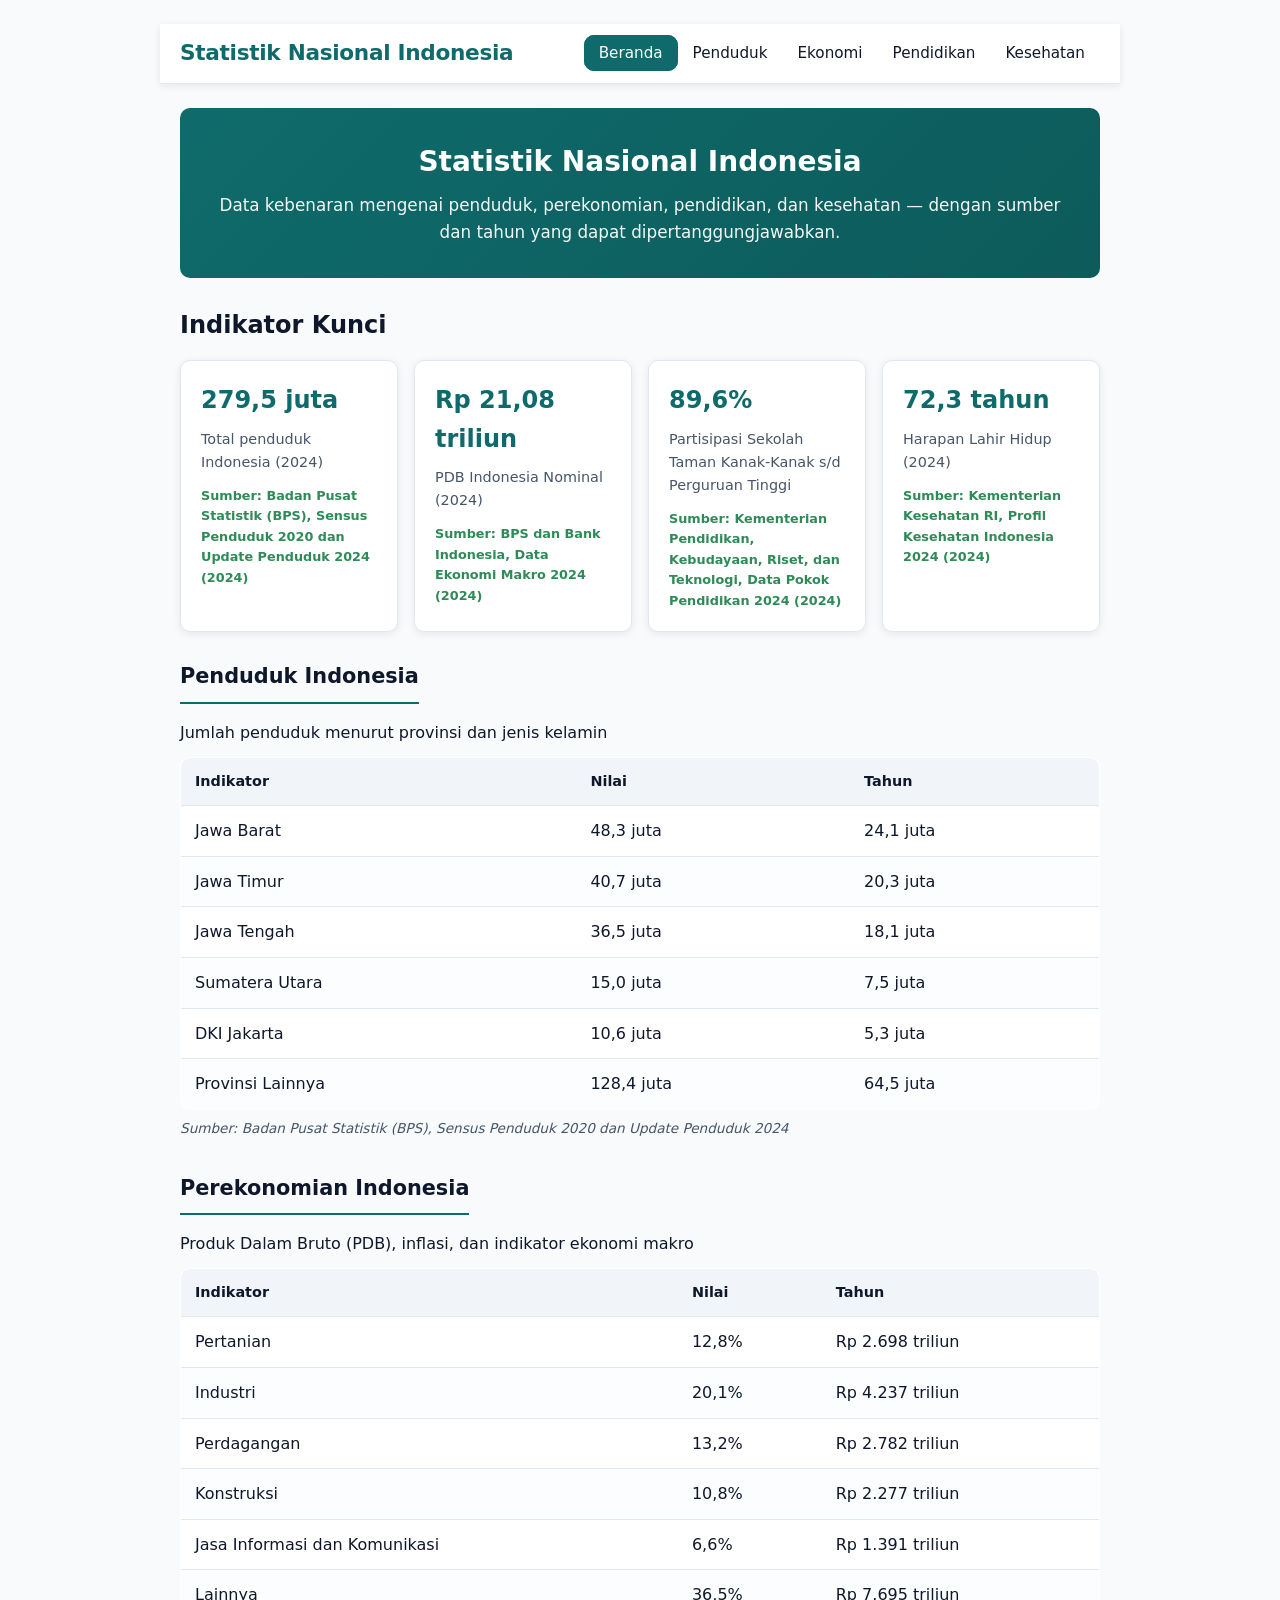
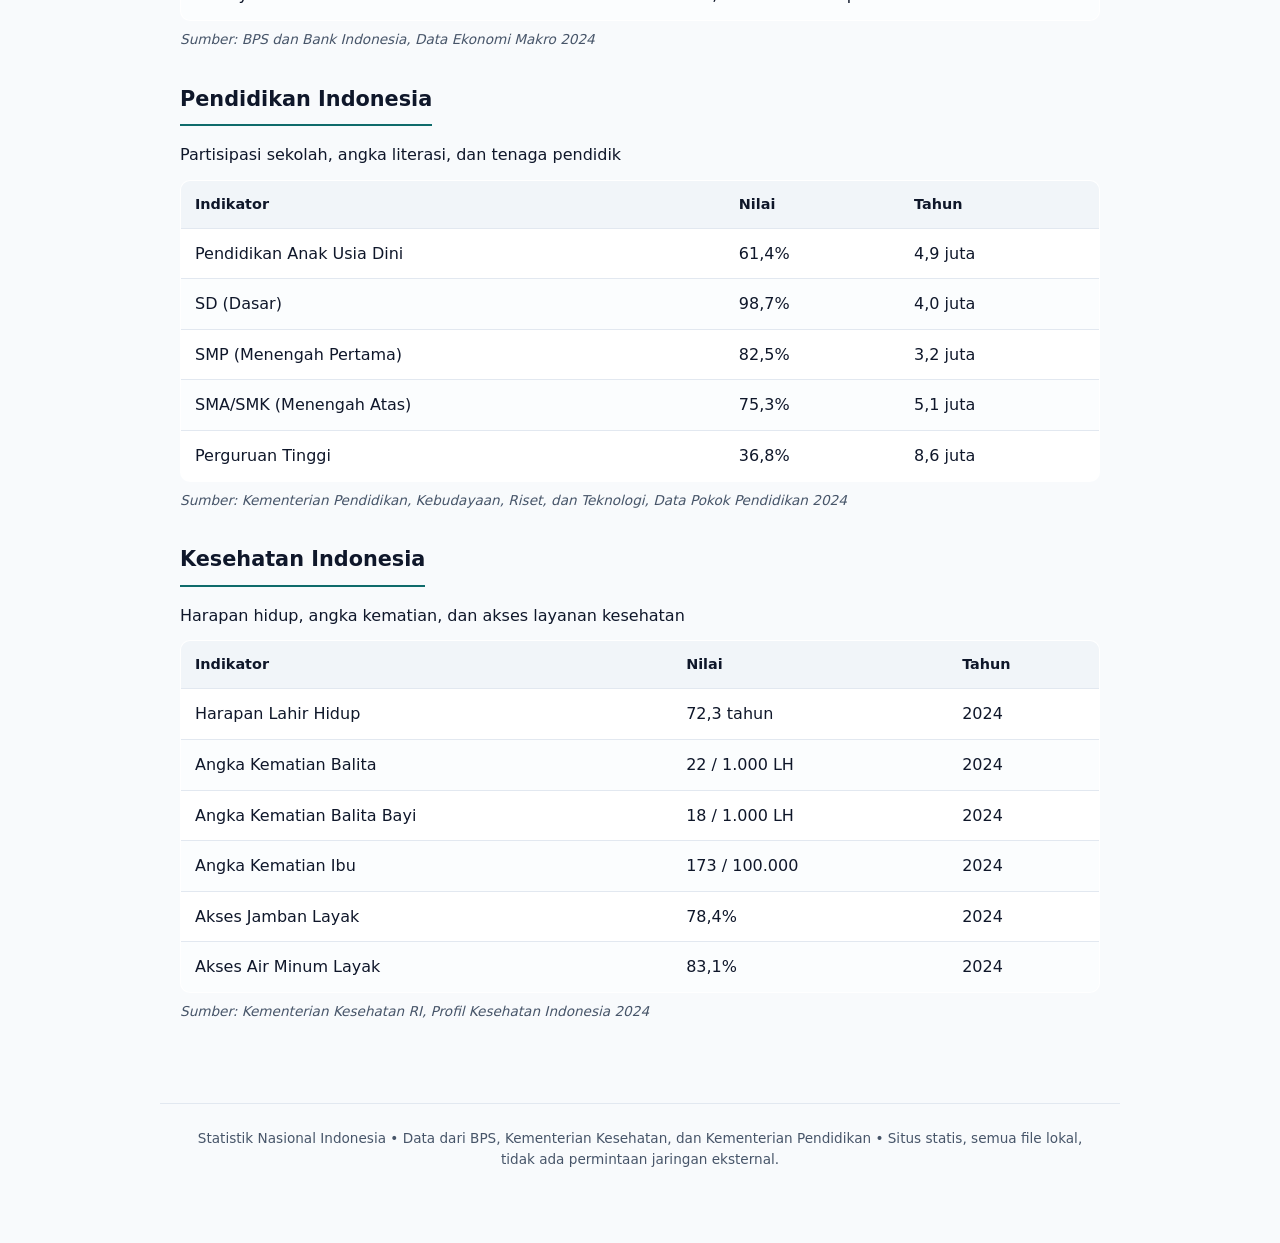
<file: app/index.html>
<!doctype html>
<html lang="id">
<head>
<meta charset="utf-8">
<meta name="viewport" content="width=device-width, initial-scale=1">
<title>Statistik Nasional Indonesia</title>
<link rel="stylesheet" href="style.css">
<script type="module" src="main.js"></script>
</head>
<body>
<main id="app"></main>
</body>
</html>
</file>
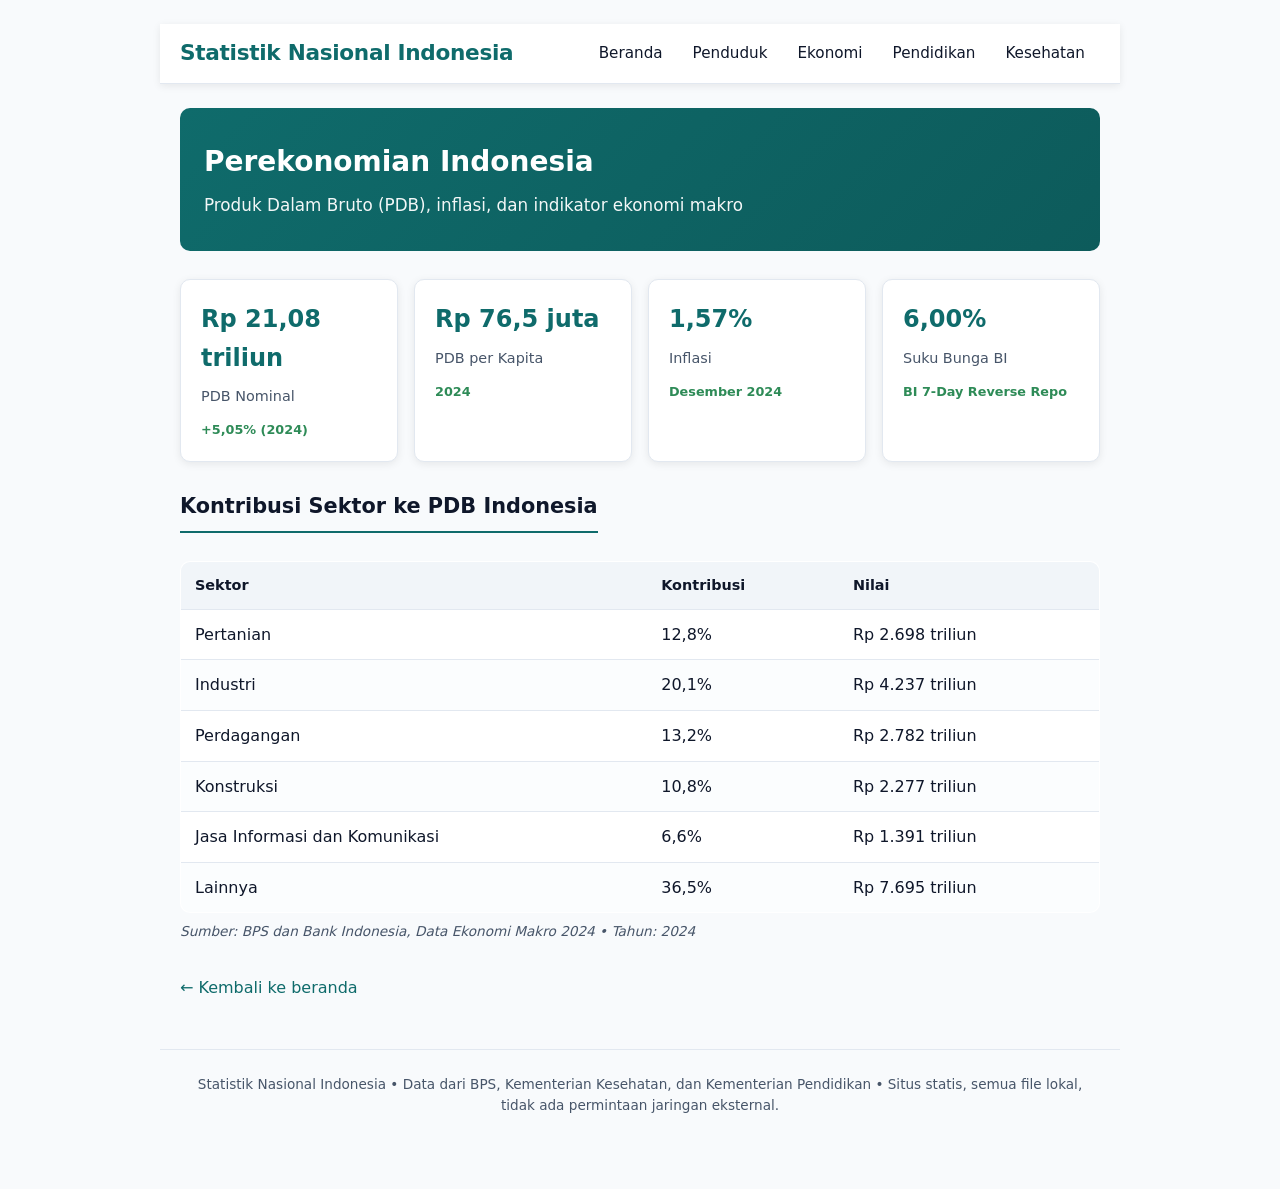
<file: app/economy.html>
<!doctype html>
<html lang="id">
<head>
<meta charset="utf-8">
<meta name="viewport" content="width=device-width, initial-scale=1">
<title>Ekonomi | Statistik Nasional Indonesia</title>
<link rel="stylesheet" href="style.css">
<script type="module" src="main.js"></script>
</head>
<body>
<main id="app"></main>
</body>
</html>
</file>
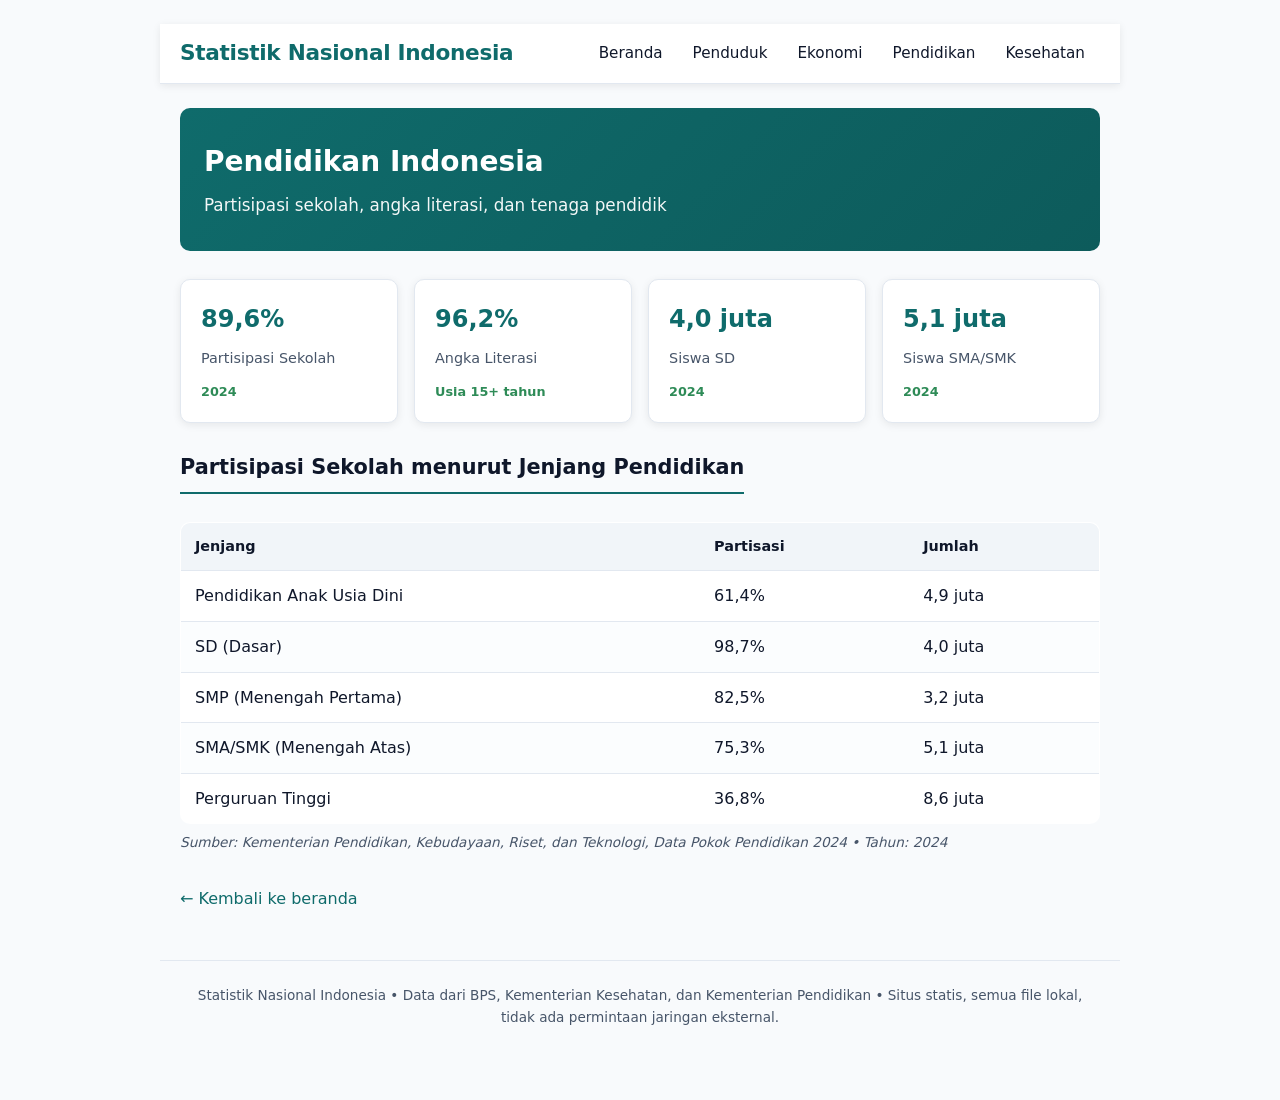
<file: app/education.html>
<!doctype html>
<html lang="id">
<head>
<meta charset="utf-8">
<meta name="viewport" content="width=device-width, initial-scale=1">
<title>Pendidikan | Statistik Nasional Indonesia</title>
<link rel="stylesheet" href="style.css">
<script type="module" src="main.js"></script>
</head>
<body>
<main id="app"></main>
</body>
</html>
</file>
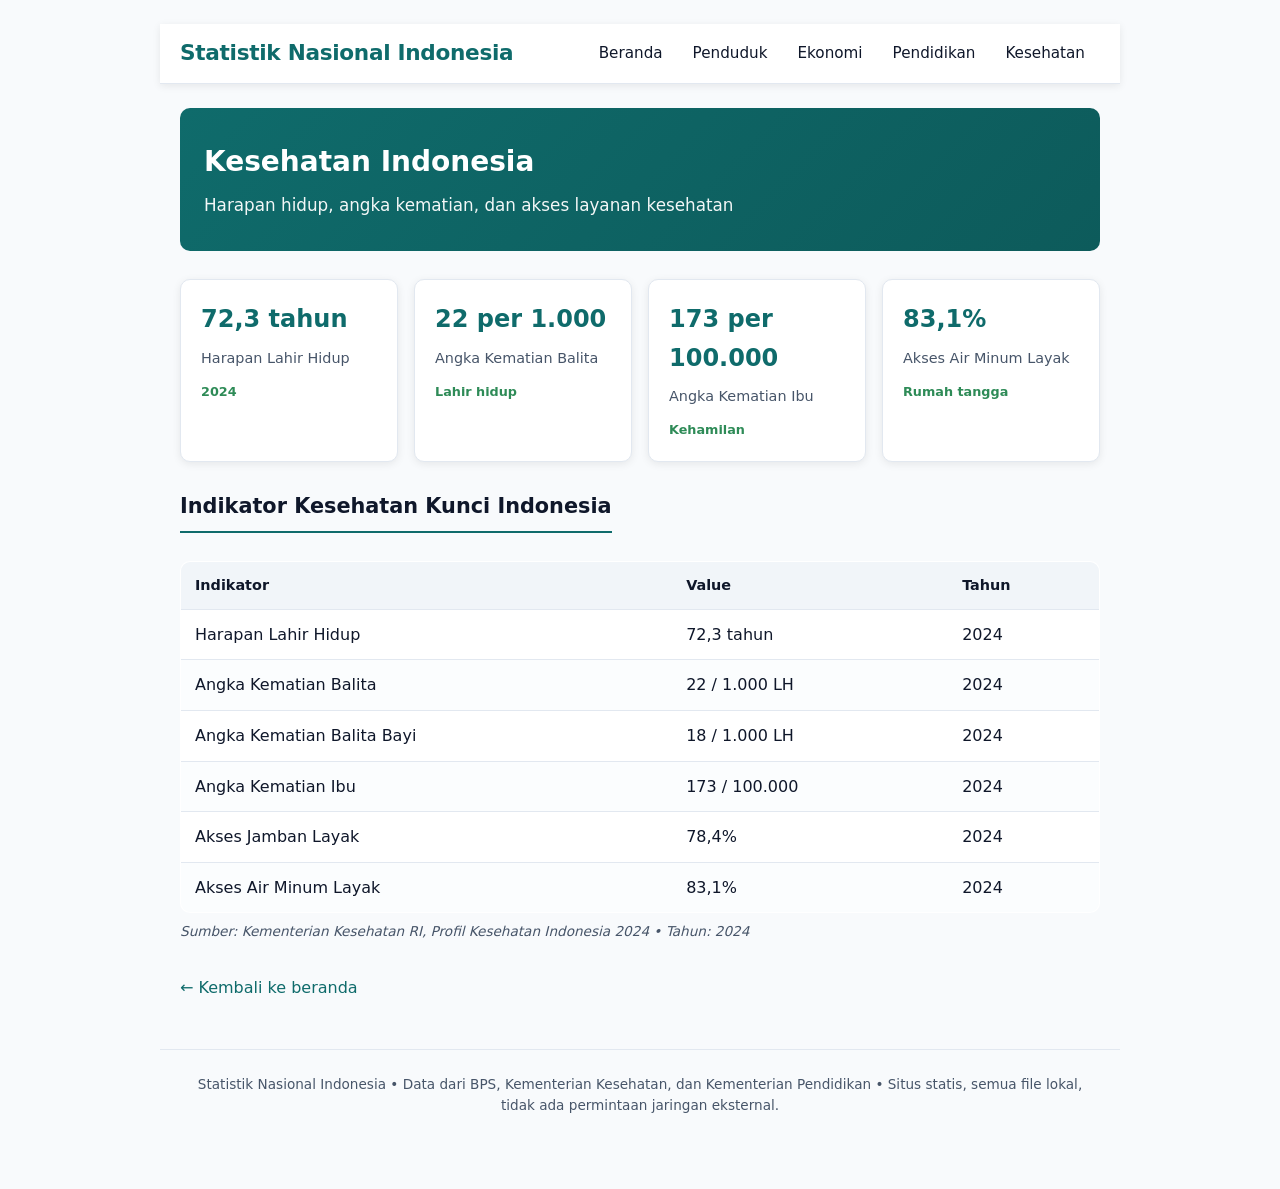
<file: app/health.html>
<!doctype html>
<html lang="id">
<head>
<meta charset="utf-8">
<meta name="viewport" content="width=device-width, initial-scale=1">
<title>Kesehatan | Statistik Nasional Indonesia</title>
<link rel="stylesheet" href="style.css">
<script type="module" src="main.js"></script>
</head>
<body>
<main id="app"></main>
</body>
</html>
</file>
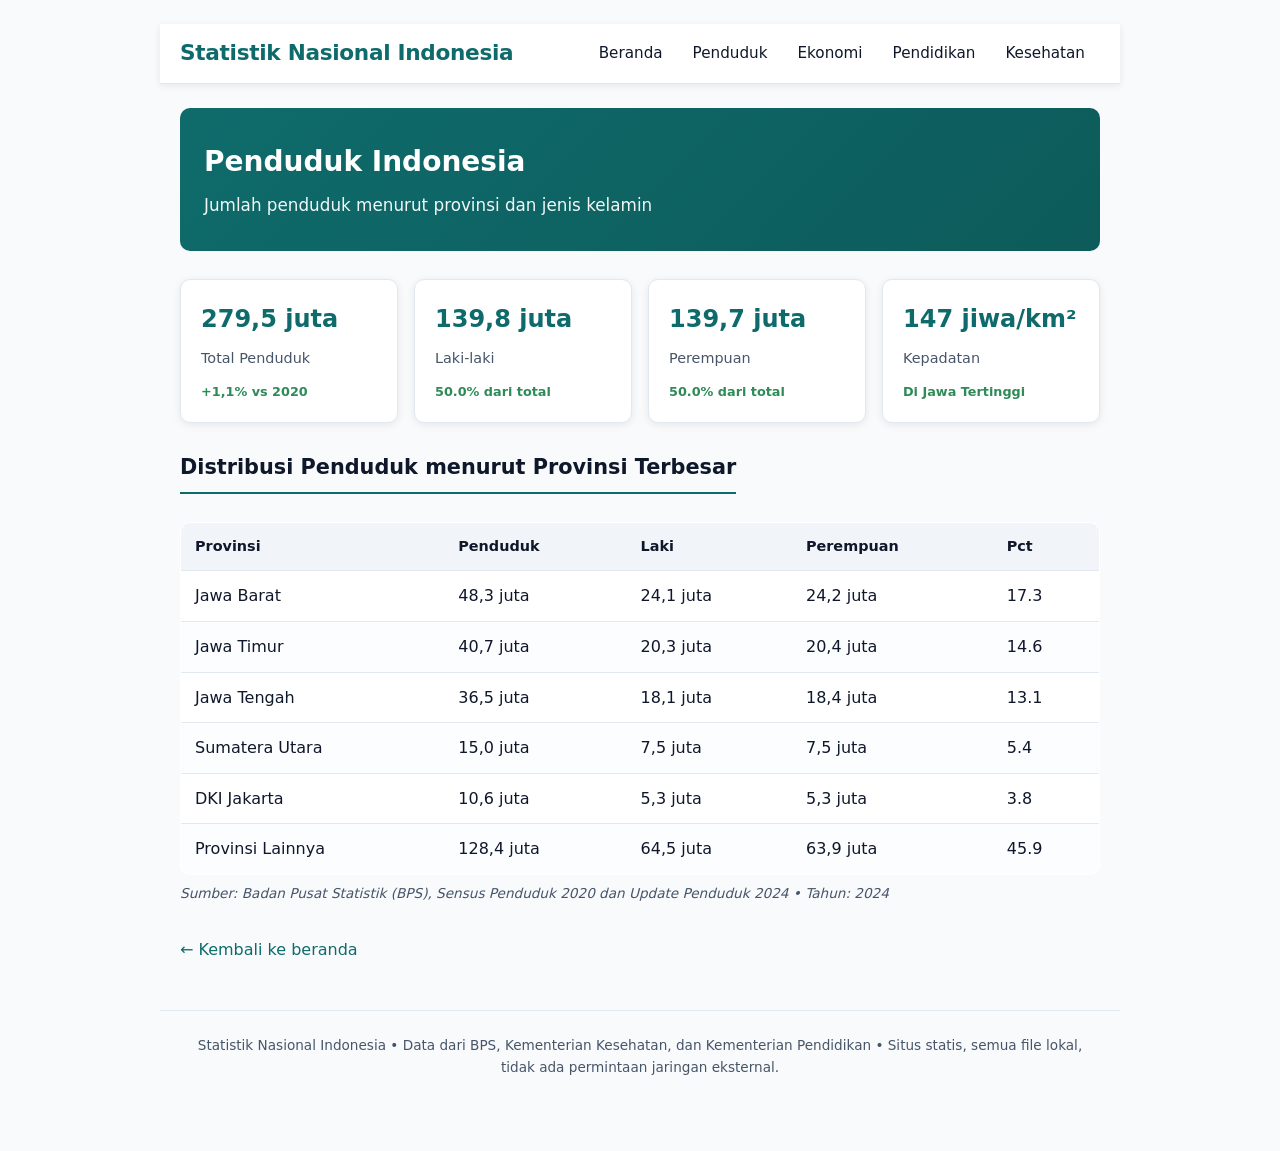
<file: app/population.html>
<!doctype html>
<html lang="id">
<head>
<meta charset="utf-8">
<meta name="viewport" content="width=device-width, initial-scale=1">
<title>Penduduk | Statistik Nasional Indonesia</title>
<link rel="stylesheet" href="style.css">
<script type="module" src="main.js"></script>
</head>
<body>
<main id="app"></main>
</body>
</html>
</file>
<file: app/style.css>
/* Statistik Nasional Indonesia — gaya asli, responsif, tanpa kerangka kerja eksternal */

:root {
  --ink: #0f172a;
  --muted: #475569;
  --line: #e2e8f0;
  --bg: #f8fafc;
  --card: #ffffff;
  --primary: #0f6b6b;
  --primaryHover: #0d5b5b;
  --accent: #c0392b;
  --success: #2e8b57;
  --warning: #b8860b;
  --shadow: 0 2px 8px rgba(0, 0, 0, 0.08);
  --radius: 10px;
}

* { box-sizing: border-box; margin: 0; padding: 0; }

html { scroll-behavior: smooth; }

body {
  margin: 0;
  font-family: system-ui, -apple-system, Segoe UI, Roboto, Helvetica, Arial, sans-serif;
  font-size: 16px;
  line-height: 1.6;
  color: var(--ink);
  background: var(--bg);
}

a { color: var(--primary); text-decoration: none; }
a:hover { text-decoration: underline; }

/* Header */
header {
  background: var(--card);
  border-bottom: 1px solid var(--line);
  position: sticky;
  top: 0;
  z-index: 50;
  box-shadow: var(--shadow);
}

.header-wrap {
  max-width: 1000px;
  margin: 0 auto;
  padding: 12px 20px;
  display: flex;
  align-items: center;
  gap: 20px;
  flex-wrap: wrap;
}

.site-name {
  font-size: 1.35rem;
  font-weight: 700;
  color: var(--primary);
  letter-spacing: -0.3px;
}

.site-name:hover { text-decoration: none; }

nav { margin-left: auto; }

nav a {
  padding: 8px 14px;
  border-radius: var(--radius);
  color: var(--ink);
  font-weight: 500;
  font-size: 0.95rem;
  border: 1px solid transparent;
}

nav a:hover {
  background: #eef7f7;
  border-color: var(--primary);
  color: var(--primary);
  text-decoration: none;
}

nav a.active {
  background: var(--primary);
  color: #fff;
  border-color: var(--primary);
}

/* Main layout */
main { max-width: 1000px; margin: 0 auto; padding: 24px 20px 48px; }

/* Hero / key figure on home */
.hero {
  background: linear-gradient(135deg, var(--primary) 0%, var(--primaryHover) 100%);
  color: #fff;
  border-radius: var(--radius);
  padding: 32px 24px;
  margin-bottom: 28px;
  text-align: center;
}

.hero h1 { font-size: 1.75rem; margin-bottom: 8px; font-weight: 700; }
.hero p { opacity: 0.95; font-size: 1.05rem; }

/* Stat cards grid */
.stat-grid {
  display: grid;
  grid-template-columns: repeat(auto-fit, minmax(200px, 1fr));
  gap: 16px;
  margin-bottom: 28px;
}

.stat-card {
  background: var(--card);
  border: 1px solid var(--line);
  border-radius: var(--radius);
  padding: 20px;
  box-shadow: var(--shadow);
  display: flex;
  flex-direction: column;
  gap: 8px;
}

.stat-card .value {
  font-size: 1.5rem;
  font-weight: 700;
  color: var(--primary);
}

.stat-card .label { font-size: 0.9rem; color: var(--muted); }
.stat-card .delta { font-size: 0.8rem; color: var(--success); font-weight: 600; margin-top: 4px; }

/* Section */
section { margin-bottom: 32px; }

section h2 {
  font-size: 1.3rem;
  margin-bottom: 16px;
  color: var(--ink);
  border-bottom: 2px solid var(--primary);
  padding-bottom: 8px;
  display: inline-block;
}

.source-note {
  font-size: 0.85rem;
  color: var(--muted);
  font-style: italic;
  margin-top: 8px;
}

/* Tables */
table {
  width: 100%;
  border-collapse: collapse;
  background: var(--card);
  border: 1px solid var(--line);
  border-radius: var(--radius);
  overflow: hidden;
  margin-top: 12px;
}

th, td {
  padding: 12px 14px;
  text-align: left;
  border-bottom: 1px solid var(--line);
}

th { background: #f1f5f9; font-weight: 600; color: var(--ink); font-size: 0.9rem; }
tr:nth-child(even) { background: #fbfdfe; }
tr:hover { background: #eef7f7; }

td .number { font-weight: 600; font-variant-numeric: tabular-nums; color: var(--primary); }

/* Footer */
footer {
  border-top: 1px solid var(--line);
  padding: 24px 20px;
  font-size: 0.85rem;
  color: var(--muted);
  text-align: center;
  max-width: 1000px;
  margin: 0 auto;
}

/* About / text page */
.text-page { max-width: 700px; margin: 0 auto; line-height: 1.8; }
.text-page p { margin-bottom: 16px; }

/* Phone */
@media (max-width: 640px) {
  main { padding: 16px 14px 40px; }
  .hero { padding: 24px 16px; }
  .hero h1 { font-size: 1.4rem; }
  .stat-grid { grid-template-columns: 1fr; }
  .header-wrap { gap: 12px; }
  nav { margin-left: 0; margin-top: 10px; width: 100%; display: flex; gap: 6px; overflow-x: auto; }
  nav a { white-space: nowrap; padding: 8px 10px; font-size: 0.85rem; flex-shrink: 0; }
  table { font-size: 0.85rem; }
  th, td { padding: 8px 10px; }
}

@media (max-width: 600px) { *, *::before, *::after { box-sizing: border-box; max-width: 100%; } body { overflow-x: hidden; padding: 12px; } nav, header, .nav, .tabs { display: flex; flex-wrap: wrap; gap: 6px; } .hero, .banner, .card { padding: 16px; word-wrap: break-word; } }

@media (max-width: 600px) { *, *::before, *::after { box-sizing: border-box; max-width: 100%; } body { overflow-x: hidden; padding: 12px; } nav, header, .nav, .tabs { display: flex; flex-wrap: wrap; gap: 6px; } table { display: block; overflow-x: auto; width: 100%; } }
</file>
